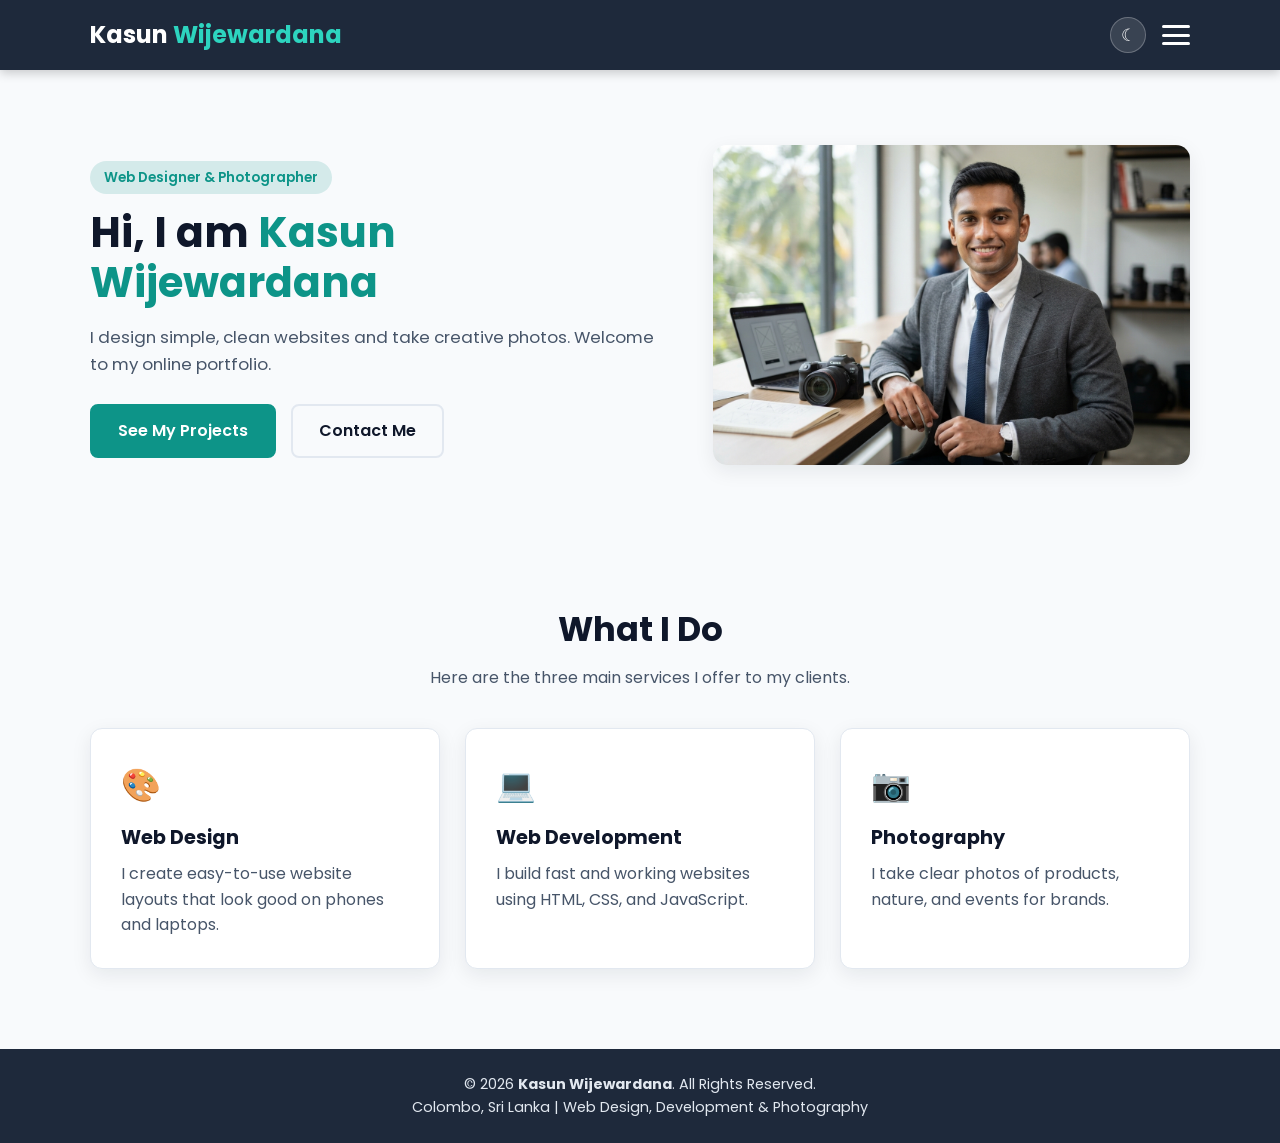
<file: index.html>
<!DOCTYPE html>
<html lang="en">
<head>
    <meta charset="UTF-8">
    <meta name="viewport" content="width=device-width, initial-scale=1.0">
    <title>Kasun Wijewardana | Home</title>
    <link rel="stylesheet" href="style.css">
    <link href="https://fonts.googleapis.com/css2?family=Poppins:wght@300;400;600;700&display=swap" rel="stylesheet">
</head>
<body>

    <!-- Header & Navigation -->
    <header>
        <div class="container nav-container">
            <a href="index.html" class="logo">Kasun <span>Wijewardana</span></a>

            <div class="nav-controls">
                <button id="theme-toggle" class="theme-btn" aria-label="Toggle Dark Mode" title="Switch Theme">&#9790;</button>
                <button class="menu-toggle" id="mobile-menu" aria-label="Toggle Menu" aria-expanded="false">
                    <span class="bar"></span>
                    <span class="bar"></span>
                    <span class="bar"></span>
                </button>
            </div>

            <nav>
                <ul class="nav-links" id="nav-links">
                    <li><a href="index.html" class="active">Home</a></li>
                    <li><a href="portfolio.html">Portfolio</a></li>
                    <li><a href="contact.html">Contact</a></li>
                </ul>
            </nav>
        </div>
    </header>

    <!-- Main Content -->
    <main>
        <!-- Hero Section -->
        <section class="hero">
            <div class="container hero-grid">
                <div class="hero-content fade-in">
                    <span class="badge">Web Designer &amp; Photographer</span>
                    <h1>Hi, I am <span>Kasun Wijewardana</span></h1>
                    <p>I design simple, clean websites and take creative photos. Welcome to my online portfolio.</p>
                    <div class="hero-buttons">
                        <a href="portfolio.html" class="btn">See My Projects</a>
                        <a href="contact.html" class="btn btn-outline">Contact Me</a>
                    </div>
                </div>
                <div class="hero-image fade-in">
                    <img src="./Kasun Photo.jpeg" alt="Kasun Wijewardana">
                </div>
            </div>
        </section>

        <!-- Services Section -->
        <section class="services container">
            <h2 class="section-title">What I Do</h2>
            <p class="section-subtitle">Here are the three main services I offer to my clients.</p>

            <div class="services-grid">
                <article class="service-card">
                    <div class="service-icon">&#127912;</div>
                    <h3>Web Design</h3>
                    <p>I create easy-to-use website layouts that look good on phones and laptops.</p>
                </article>

                <article class="service-card">
                    <div class="service-icon">&#128187;</div>
                    <h3>Web Development</h3>
                    <p>I build fast and working websites using HTML, CSS, and JavaScript.</p>
                </article>

                <article class="service-card">
                    <div class="service-icon">&#128247;</div>
                    <h3>Photography</h3>
                    <p>I take clear photos of products, nature, and events for brands.</p>
                </article>
            </div>
        </section>
    </main>

    <!-- Footer -->
    <footer>
        <div class="container footer-content">
            <p>&copy; 2026 <strong>Kasun Wijewardana</strong>. All Rights Reserved.</p>
            <p>Colombo, Sri Lanka | Web Design, Development &amp; Photography</p>
        </div>
    </footer>

    <script src="script.js"></script>
</body>
</html>
</file>
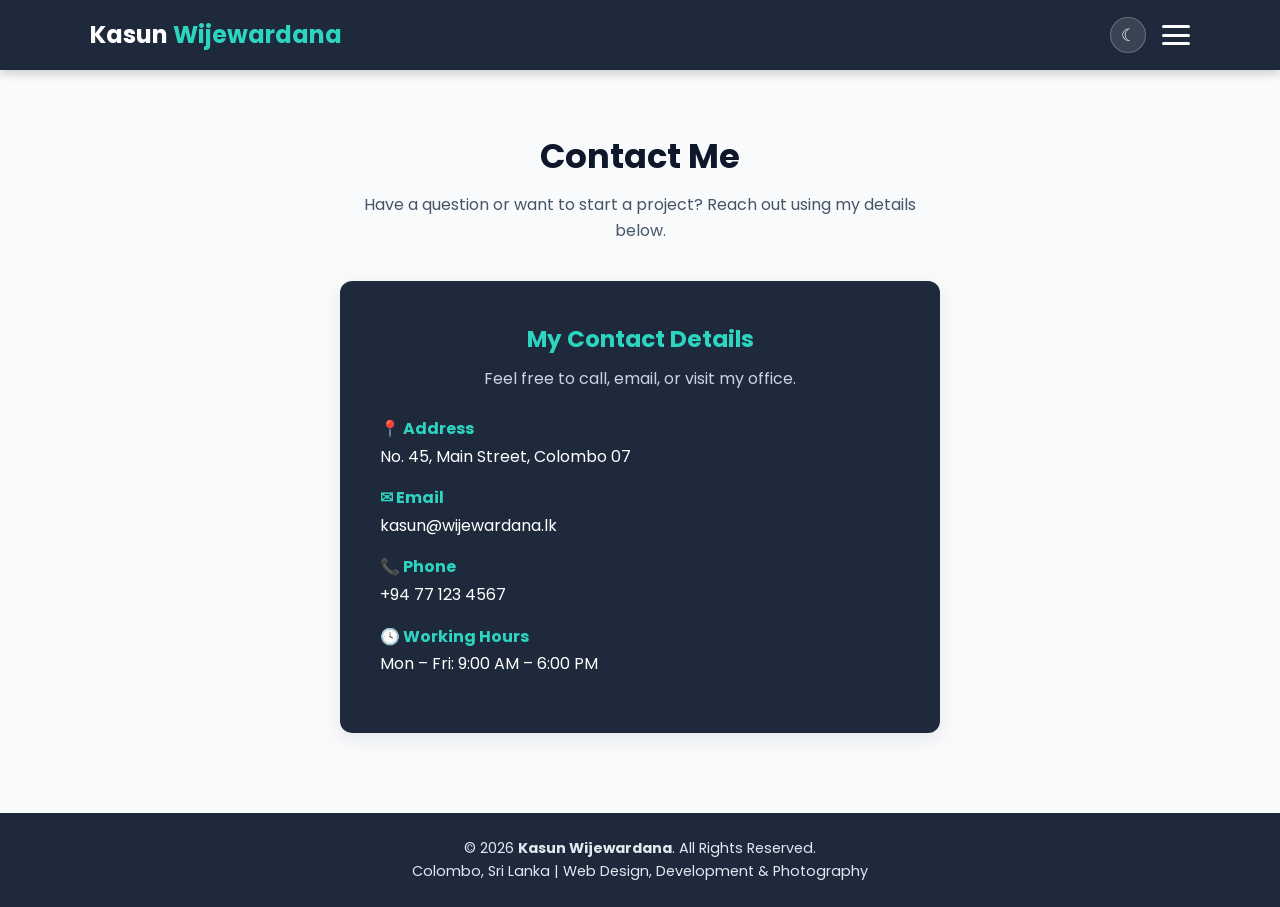
<file: contact.html>
<!DOCTYPE html>
<html lang="en">
<head>
    <meta charset="UTF-8">
    <meta name="viewport" content="width=device-width, initial-scale=1.0">
    <title>Kasun Wijewardana | Contact</title>
    <link rel="stylesheet" href="style.css">
    <link href="https://fonts.googleapis.com/css2?family=Poppins:wght@300;400;600;700&display=swap" rel="stylesheet">
</head>
<body>

    <!-- Header & Navigation -->
    <header>
        <div class="container nav-container">
            <a href="index.html" class="logo">Kasun <span>Wijewardana</span></a>

            <div class="nav-controls">
                <button id="theme-toggle" class="theme-btn" aria-label="Toggle Dark Mode" title="Switch Theme">&#9790;</button>
                <button class="menu-toggle" id="mobile-menu" aria-label="Toggle Menu" aria-expanded="false">
                    <span class="bar"></span>
                    <span class="bar"></span>
                    <span class="bar"></span>
                </button>
            </div>

            <nav>
                <ul class="nav-links" id="nav-links">
                    <li><a href="index.html">Home</a></li>
                    <li><a href="portfolio.html">Portfolio</a></li>
                    <li><a href="contact.html" class="active">Contact</a></li>
                </ul>
            </nav>
        </div>
    </header>

    <!-- Main Content -->
    <main>
        <section class="contact-section container fade-in">
            <h2 class="section-title">Contact Me</h2>
            <p class="section-subtitle">Have a question or want to start a project? Reach out using my details below.</p>

            <!-- Contact Details Card -->
            <article class="contact-info">
                <h3>My Contact Details</h3>
                <p class="info-intro">Feel free to call, email, or visit my office.</p>

                <div class="info-item">
                    <strong>&#128205; Address</strong>
                    <p>No. 45, Main Street, Colombo 07</p>
                </div>
                <div class="info-item">
                    <strong>&#9993; Email</strong>
                    <p>kasun@wijewardana.lk</p>
                </div>
                <div class="info-item">
                    <strong>&#128222; Phone</strong>
                    <p>+94 77 123 4567</p>
                </div>
                <div class="info-item">
                    <strong>&#128339; Working Hours</strong>
                    <p>Mon – Fri: 9:00 AM – 6:00 PM</p>
                </div>
            </article>
        </section>
    </main>

    <!-- Footer -->
    <footer>
        <div class="container footer-content">
            <p>&copy; 2026 <strong>Kasun Wijewardana</strong>. All Rights Reserved.</p>
            <p>Colombo, Sri Lanka | Web Design, Development &amp; Photography</p>
        </div>
    </footer>

    <script src="script.js"></script>
</body>
</html>
</file>
<file: style.css>
/* Theme Colors (Light & Dark Mode) */
:root {
    --primary: #1E293B;       /* Dark Navy Blue */
    --accent: #0D9488;        /* Modern Teal */
    --accent-hover: #0F766E;
    --bg-main: #F8FAFC;       /* Light Background */
    --bg-card: #FFFFFF;
    --text-main: #0F172A;
    --text-muted: #475569;
    --border-color: #E2E8F0;
    --shadow: 0 6px 20px rgba(15, 23, 42, 0.08);
}

[data-theme="dark"] {
    --primary: #0F172A;
    --accent: #2DD4BF;
    --accent-hover: #14B8A6;
    --bg-main: #0B1120;
    --bg-card: #1E293B;
    --text-main: #F1F5F9;
    --text-muted: #94A3B8;
    --border-color: #334155;
    --shadow: 0 6px 20px rgba(0, 0, 0, 0.45);
}

/* Basic Reset */
* {
    margin: 0;
    padding: 0;
    box-sizing: border-box;
    font-family: 'Poppins', sans-serif;
}

body {
    background-color: var(--bg-main);
    color: var(--text-main);
    line-height: 1.6;
    display: flex;
    flex-direction: column;
    min-height: 100vh;
    transition: background-color 0.3s ease, color 0.3s ease;
}

main {
    flex: 1;
}

.container {
    width: 90%;
    max-width: 1100px;
    margin: auto;
}

/* Header & Navbar */
header {
    background-color: var(--primary);
    color: #FFFFFF;
    padding: 16px 0;
    position: sticky;
    top: 0;
    z-index: 1000;
    box-shadow: 0 3px 10px rgba(0, 0, 0, 0.2);
}

.nav-container {
    display: flex;
    justify-content: space-between;
    align-items: center;
    position: relative;
}

.logo {
    font-size: 1.5rem;
    font-weight: 700;
    color: #FFFFFF;
    text-decoration: none;
}

.logo span {
    color: #2DD4BF;
}

.nav-controls {
    margin-left: auto;
    display: flex;
    align-items: center;
    gap: 16px;
}

.theme-btn {
    background: rgba(255, 255, 255, 0.12);
    border: 1px solid rgba(255, 255, 255, 0.25);
    color: #FFFFFF;
    width: 36px;
    height: 36px;
    border-radius: 50%;
    font-size: 1.05rem;
    cursor: pointer;
    transition: transform 0.3s ease, background 0.3s ease;
}

.theme-btn:hover {
    background: rgba(255, 255, 255, 0.25);
    transform: rotate(20deg);
}

/* Right-Aligned Dropdown Navigation Menu */
.nav-links {
    list-style: none;
    display: none;
    flex-direction: column;
    gap: 14px;
    background-color: var(--primary);
    position: absolute;
    top: calc(100% + 16px);
    right: 0;
    width: 220px;
    padding: 20px;
    border-radius: 10px;
    text-align: right;
    box-shadow: 0 8px 20px rgba(0, 0, 0, 0.3);
    border: 1px solid rgba(255, 255, 255, 0.15);
}

.nav-links.active {
    display: flex;
}

.nav-links a {
    display: inline-block;
    color: #FFFFFF;
    text-decoration: none;
    font-weight: 400;
    padding-bottom: 3px;
    transition: opacity 0.3s;
}

.nav-links a:hover,
.nav-links a.active {
    color: #FFFFFF;
    font-weight: 600;
    border-bottom: 2px solid #FFFFFF;
}

/* Pure White 3-Bar Hamburger Menu Button (Visible on Desktop & Mobile) */
.menu-toggle {
    display: flex;
    flex-direction: column;
    justify-content: space-between;
    align-items: center;
    width: 28px;
    height: 20px;
    background: transparent;
    border: none;
    cursor: pointer;
    padding: 0;
}

.menu-toggle .bar {
    display: block;
    width: 100%;
    height: 3px;
    background-color: #FFFFFF;
    border-radius: 3px;
    transition: all 0.3s ease-in-out;
}

.menu-toggle.active .bar:nth-child(1) {
    transform: translateY(8.5px) rotate(45deg);
    background-color: #FFFFFF;
}

.menu-toggle.active .bar:nth-child(2) {
    opacity: 0;
}

.menu-toggle.active .bar:nth-child(3) {
    transform: translateY(-8.5px) rotate(-45deg);
    background-color: #FFFFFF;
}

/* CSS Animations */
@keyframes fadeIn {
    from {
        opacity: 0;
        transform: translateY(15px);
    }
    to {
        opacity: 1;
        transform: translateY(0);
    }
}

.fade-in {
    animation: fadeIn 0.5s ease-out forwards;
}

/* Hero Section */
.hero {
    padding: 75px 0;
}

.hero-grid {
    display: grid;
    grid-template-columns: 1.1fr 0.9fr;
    gap: 40px;
    align-items: center;
}

.badge {
    display: inline-block;
    background-color: rgba(13, 148, 136, 0.15);
    color: var(--accent);
    font-size: 0.85rem;
    font-weight: 600;
    padding: 6px 14px;
    border-radius: 20px;
    margin-bottom: 14px;
}

.hero-content h1 {
    font-size: 2.6rem;
    font-weight: 700;
    line-height: 1.2;
    margin-bottom: 16px;
}

.hero-content h1 span {
    color: var(--accent);
}

.hero-content p {
    font-size: 1.05rem;
    color: var(--text-muted);
    margin-bottom: 26px;
}

.hero-buttons {
    display: flex;
    gap: 15px;
    flex-wrap: wrap;
}

.btn {
    display: inline-block;
    background-color: var(--accent);
    color: #FFFFFF;
    padding: 12px 26px;
    border-radius: 8px;
    font-weight: 600;
    text-decoration: none;
    border: 2px solid var(--accent);
    cursor: pointer;
    transition: background-color 0.25s ease, transform 0.2s ease;
}

.btn:hover {
    background-color: var(--accent-hover);
    border-color: var(--accent-hover);
    transform: translateY(-2px);
}

.btn-outline {
    background-color: transparent;
    color: var(--text-main);
    border-color: var(--border-color);
}

.btn-outline:hover {
    background-color: var(--accent);
    color: #FFFFFF;
    border-color: var(--accent);
}

.hero-image img {
    width: 100%;
    border-radius: 14px;
    box-shadow: var(--shadow);
    object-fit: cover;
}

/* Services Section */
.services {
    padding: 55px 0 80px;
}

.section-title {
    text-align: center;
    font-size: 2.1rem;
    font-weight: 700;
    margin-bottom: 8px;
}

.section-subtitle {
    text-align: center;
    color: var(--text-muted);
    max-width: 600px;
    margin: 0 auto 38px;
}

.services-grid {
    display: grid;
    grid-template-columns: repeat(3, 1fr);
    gap: 25px;
}

.service-card {
    background-color: var(--bg-card);
    border: 1px solid var(--border-color);
    padding: 30px;
    border-radius: 12px;
    box-shadow: var(--shadow);
    transition: transform 0.3s ease;
}

.service-card:hover {
    transform: translateY(-5px);
}

.service-icon {
    font-size: 2rem;
    margin-bottom: 12px;
}

.service-card h3 {
    font-size: 1.2rem;
    margin-bottom: 8px;
}

.service-card p {
    color: var(--text-muted);
}

/* Portfolio Section */
.portfolio-section {
    padding: 60px 0 80px;
}

.filter-buttons {
    display: flex;
    justify-content: center;
    gap: 12px;
    margin-bottom: 35px;
    flex-wrap: wrap;
}

.filter-btn {
    padding: 8px 20px;
    border: 2px solid var(--border-color);
    background-color: var(--bg-card);
    color: var(--text-main);
    border-radius: 25px;
    font-weight: 600;
    cursor: pointer;
    transition: all 0.25s ease;
}

.filter-btn.active,
.filter-btn:hover {
    background-color: var(--accent);
    border-color: var(--accent);
    color: #FFFFFF;
}

.portfolio-grid {
    display: grid;
    grid-template-columns: repeat(3, 1fr);
    gap: 26px;
}

.project-card {
    background-color: var(--bg-card);
    border: 1px solid var(--border-color);
    border-radius: 12px;
    overflow: hidden;
    box-shadow: var(--shadow);
    display: flex;
    flex-direction: column;
    animation: fadeIn 0.4s ease;
    transition: transform 0.3s ease;
}

.project-card:hover {
    transform: translateY(-5px);
}

.project-card img {
    width: 100%;
    height: 200px;
    object-fit: cover;
}

.project-info {
    padding: 20px;
    display: flex;
    flex-direction: column;
    flex: 1;
}

.project-cat {
    font-size: 0.8rem;
    font-weight: 600;
    color: var(--accent);
    text-transform: uppercase;
    margin-bottom: 5px;
}

.project-info h3 {
    font-size: 1.15rem;
    margin-bottom: 8px;
}

.project-info p {
    color: var(--text-muted);
    font-size: 0.94rem;
    margin-bottom: 16px;
    flex: 1;
}

.details-btn {
    background: transparent;
    color: var(--accent);
    border: 2px solid var(--accent);
    padding: 8px 16px;
    border-radius: 8px;
    font-weight: 600;
    cursor: pointer;
    transition: all 0.25s ease;
}

.details-btn:hover {
    background-color: var(--accent);
    color: #FFFFFF;
}

/* Modal Popup */
.modal-overlay {
    display: none;
    position: fixed;
    inset: 0;
    background: rgba(15, 23, 42, 0.75);
    z-index: 2000;
    justify-content: center;
    align-items: center;
    padding: 20px;
}

.modal-overlay.open {
    display: flex;
}

.modal-box {
    background-color: var(--bg-card);
    color: var(--text-main);
    max-width: 540px;
    width: 100%;
    border-radius: 14px;
    overflow: hidden;
    position: relative;
    box-shadow: 0 20px 40px rgba(0, 0, 0, 0.35);
    animation: fadeIn 0.3s ease;
}

.modal-close {
    position: absolute;
    top: 12px;
    right: 16px;
    background: rgba(15, 23, 42, 0.75);
    color: #FFFFFF;
    border: none;
    width: 34px;
    height: 34px;
    border-radius: 50%;
    font-size: 1.4rem;
    cursor: pointer;
}

.modal-box img {
    width: 100%;
    height: 230px;
    object-fit: cover;
}

.modal-body {
    padding: 24px;
}

.modal-body h3 {
    font-size: 1.45rem;
    margin-bottom: 8px;
}

.modal-body p {
    color: var(--text-muted);
    margin-bottom: 14px;
}

.modal-meta {
    border-top: 1px solid var(--border-color);
    padding-top: 12px;
    font-size: 0.94rem;
}

.modal-meta p {
    margin-bottom: 5px;
    color: var(--text-main);
}

/* Contact Section */
.contact-section {
    padding: 60px 0 80px;
}

.contact-info {
    max-width: 600px;
    margin: auto;
    background-color: var(--primary);
    color: #FFFFFF;
    padding: 40px;
    border-radius: 12px;
    box-shadow: var(--shadow);
}

.contact-info h3 {
    color: #2DD4BF;
    font-size: 1.45rem;
    margin-bottom: 8px;
    text-align: center;
}

.info-intro {
    color: #CBD5E1;
    margin-bottom: 24px;
    text-align: center;
}

.info-item {
    margin-bottom: 16px;
}

.info-item strong {
    display: block;
    color: #2DD4BF;
    margin-bottom: 2px;
}

/* Footer */
footer {
    background-color: var(--primary);
    color: #E2E8F0;
    text-align: center;
    padding: 24px 0;
    font-size: 0.9rem;
}

/* Tablet Responsive (max-width: 992px) */
@media (max-width: 992px) {
    .hero-grid {
        grid-template-columns: 1fr;
        text-align: center;
    }

    .hero-buttons {
        justify-content: center;
    }

    .services-grid,
    .portfolio-grid {
        grid-template-columns: repeat(2, 1fr);
    }
}

/* Mobile Responsive (max-width: 768px) */
@media (max-width: 768px) {
    .hero-content h1 {
        font-size: 2rem;
    }

    .services-grid,
    .portfolio-grid {
        grid-template-columns: 1fr;
    }
}
</file>
